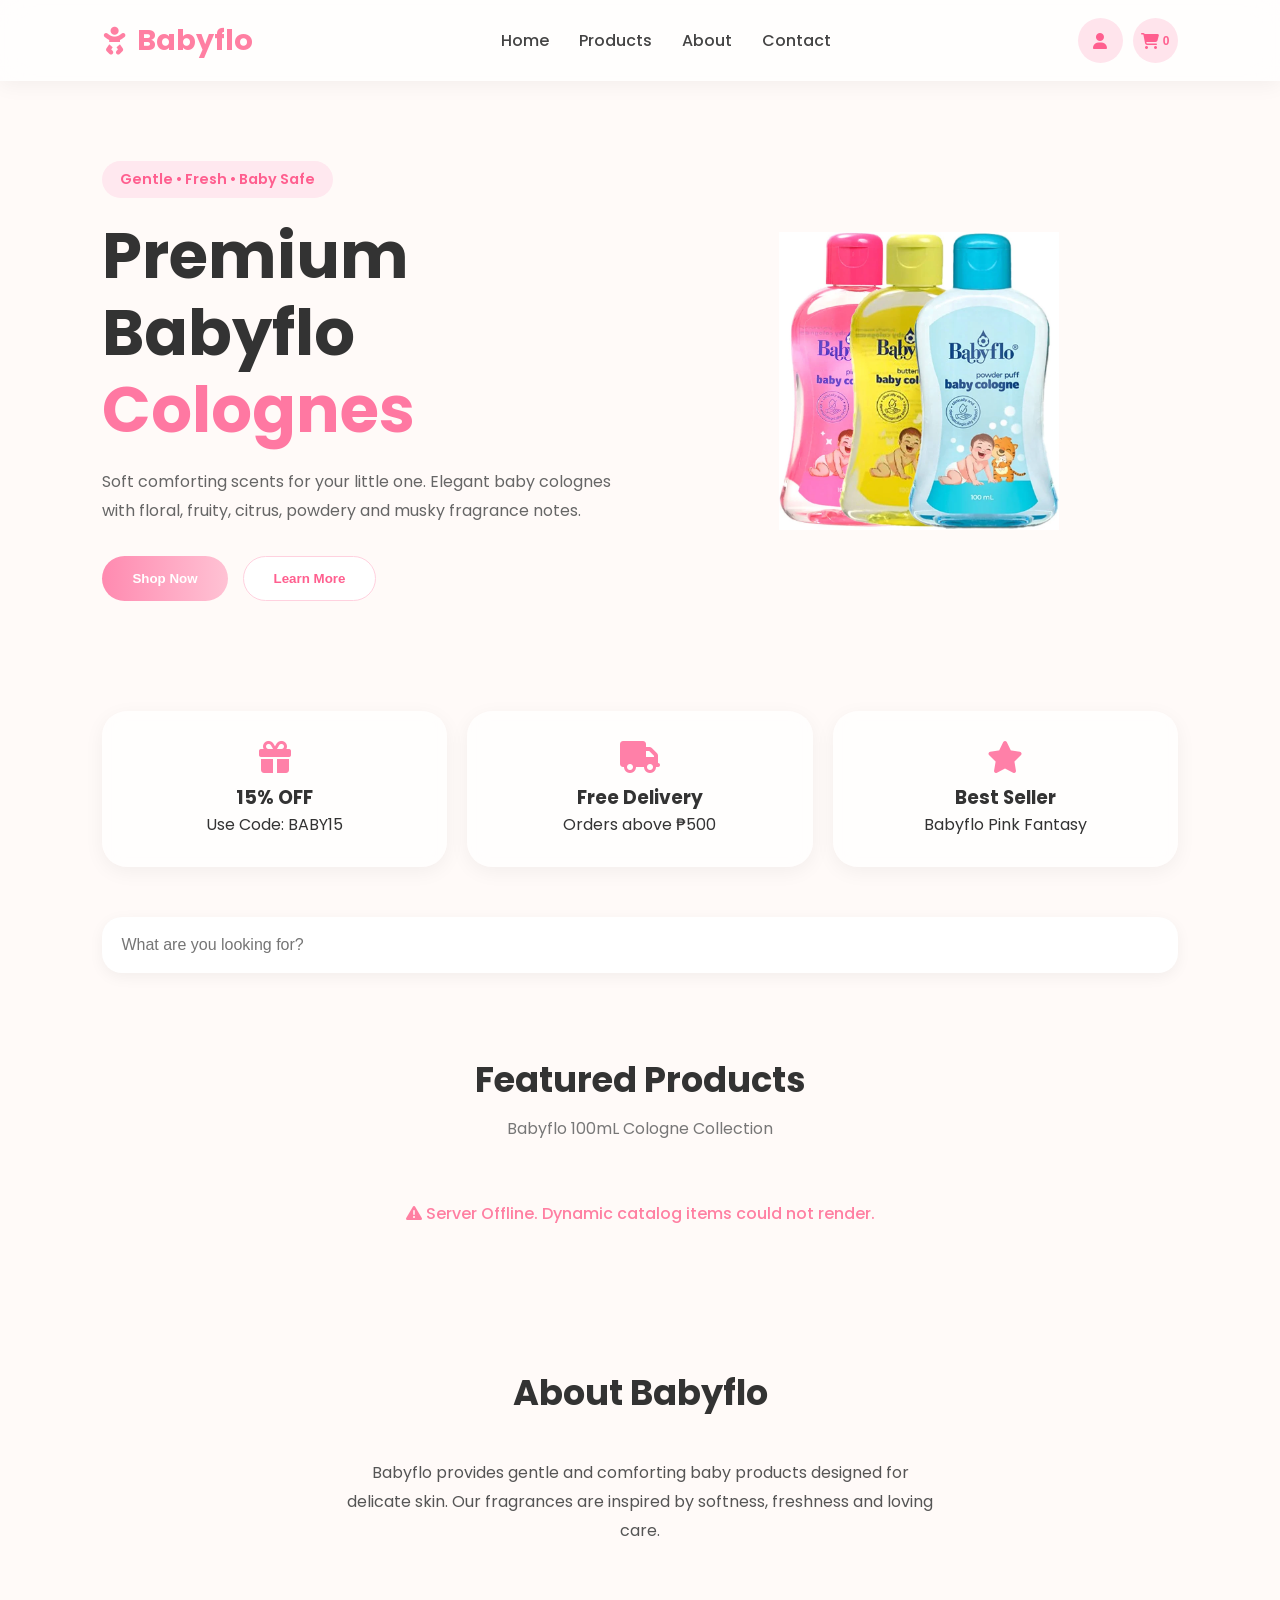
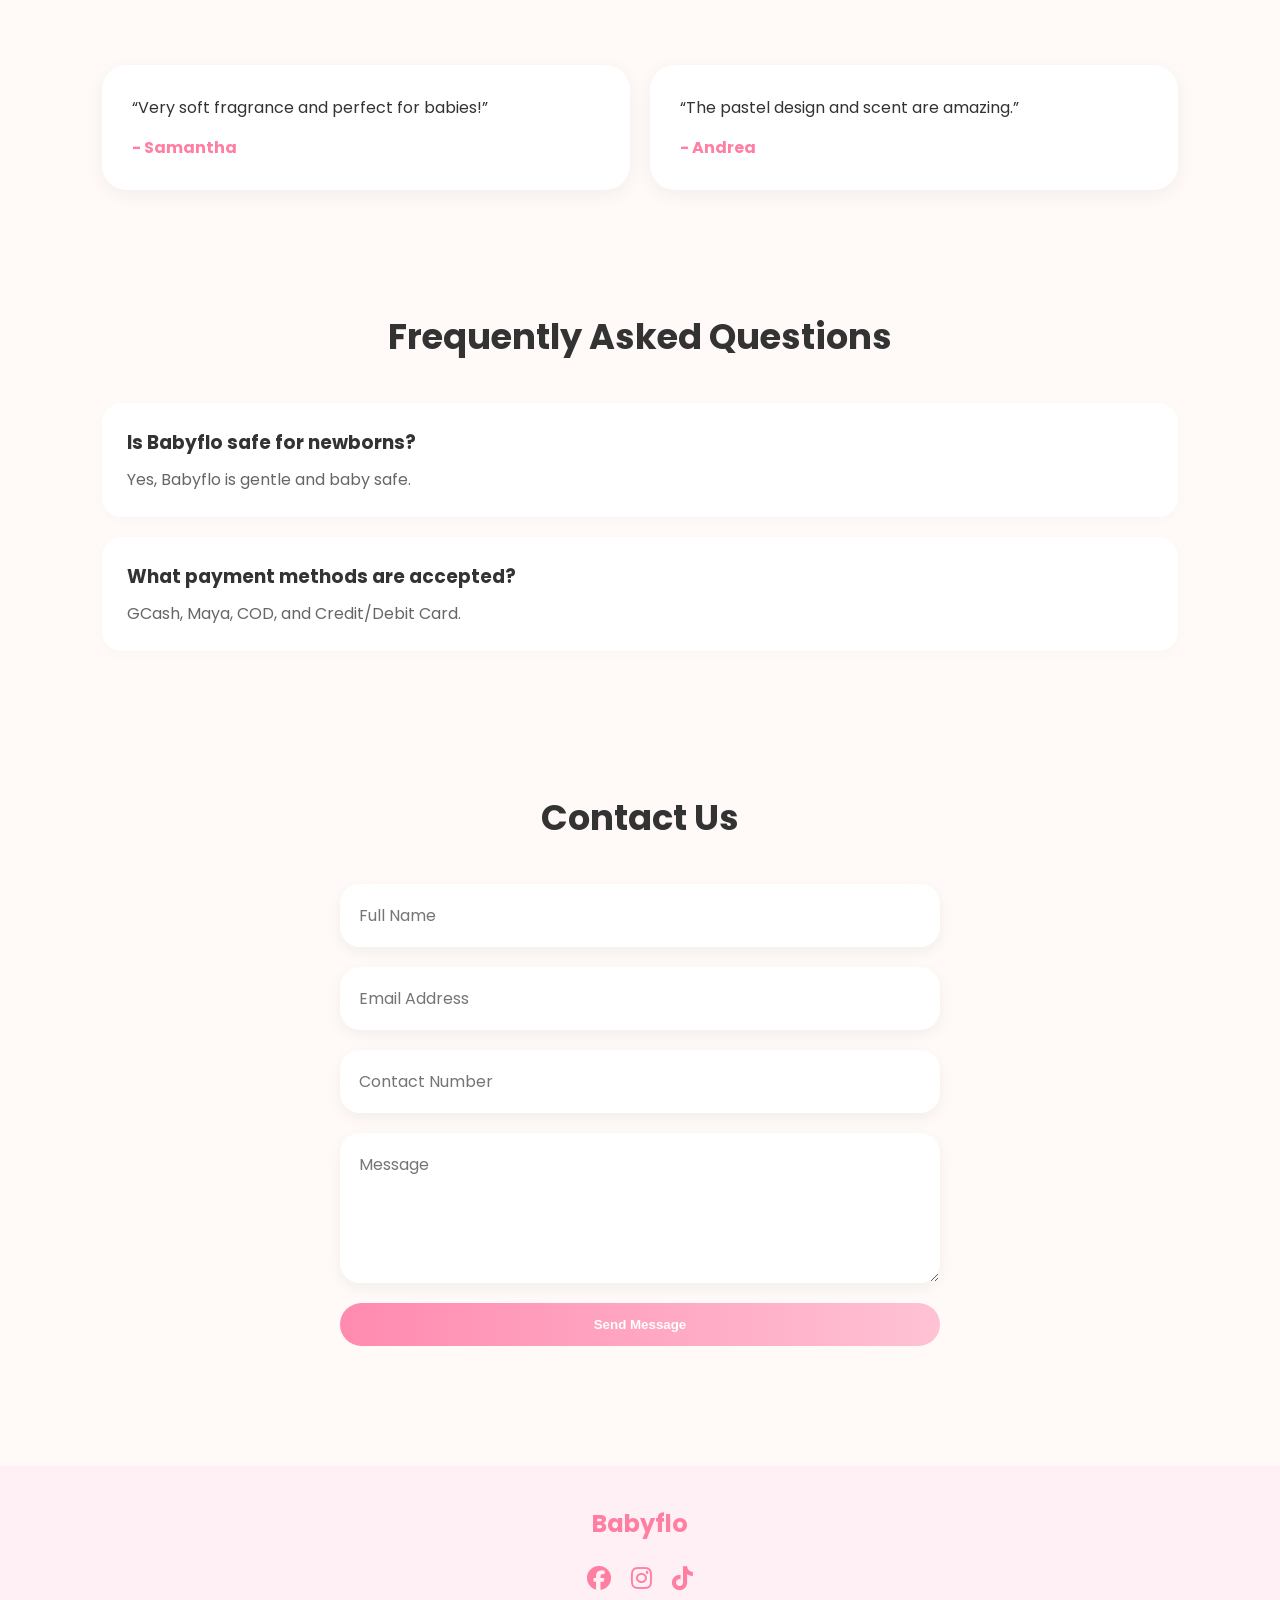
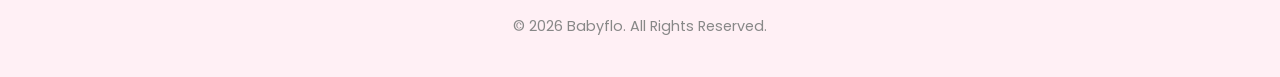
<file: Babyflo/Babyflo/index.html>
<!DOCTYPE html>
<html lang="en">
<head>
  <meta charset="UTF-8" />
  <meta name="viewport" content="width=device-width, initial-scale=1.0"/>
  <title>Babyflo Premium Shop</title>
  
  <link rel="icon" type="image/png" href="images/logo.png">
  
  <link rel="stylesheet" href="style.css">
  
  <link rel="stylesheet" href="https://cdnjs.cloudflare.com/ajax/libs/font-awesome/6.5.1/css/all.min.css"/>
  
  <link rel="preconnect" href="https://fonts.googleapis.com">
  <link href="https://fonts.googleapis.com/css2?family=Poppins:wght@300;400;500;600;700&display=swap" rel="stylesheet">
</head>
<body>

<header class="navbar">
  <a href="#home" class="logo">
    <i class="fa-solid fa-baby"></i>
    Babyflo
  </a>

  <nav>
    <a href="#home">Home</a>
    <a href="#products">Products</a>
    <a href="#about">About</a>
    <a href="#contact">Contact</a>
  </nav>

<div class="nav-buttons">
  <a href="login.html" class="login-btn">
    <i class="fa-solid fa-user"></i>
  </a>
  
  <button class="cart-btn" id="openCart">
    <i class="fa-solid fa-cart-shopping"></i>
    <span id="cart-count">0</span>
  </button>
</div>
</header>

<section class="hero" id="home">
  <div class="hero-content">
    <span class="hero-badge">Gentle • Fresh • Baby Safe</span>
    <h1>Premium Babyflo <span>Colognes</span></h1>
    <p>Soft comforting scents for your little one. Elegant baby colognes with floral, fruity, citrus, powdery and musky fragrance notes.</p>
    <div class="hero-buttons">
        <button id="shopNowBtn" class="primary-btn">Shop Now</button>
        <button id="learnMoreBtn" class="secondary-btn">Learn More</button>
    </div>
  </div>
  <div class="hero-image">
    <img src="images/hero-cologne.webp" alt="Babyflo Collection">
  </div>
</section>

<section class="promo-banner">
  <div class="promo-card">
    <i class="fa-solid fa-gift"></i>
    <h3>15% OFF</h3>
    <p>Use Code: BABY15</p>
  </div>

  <div class="promo-card">
    <i class="fa-solid fa-truck"></i>
    <h3>Free Delivery</h3>
    <p>Orders above ₱500</p>
  </div>

  <div class="promo-card">
    <i class="fa-solid fa-star"></i>
    <h3>Best Seller</h3>
    <p>Babyflo Pink Fantasy</p>
  </div>
</section>

<section class="search-section">
  <input type="text" id="searchInput" placeholder="What are you looking for?" />
</section>

<section class="products-section" id="products">
  <div class="section-title">
    <h2>Featured Products</h2>
    <p>Babyflo 100mL Cologne Collection</p>
  </div>
  
  <div class="products-grid" id="productGrid"></div>
</section>

<div class="cart-sidebar" id="cartSidebar">
  <div class="cart-header">
    <h2>Your Cart</h2>
    <button id="closeCart"><i class="fa-solid fa-xmark"></i></button>
  </div>
  
  <div id="cartItems"></div>
  
  <div class="cart-footer">
    <h3>Total: ₱<span id="cart-total">0</span></h3>
    <input type="text" id="voucherInput" placeholder="Enter voucher code">
    <button id="applyVoucher">Apply Voucher</button>
    <button class="checkout-btn">Checkout</button>
  </div>
</div>

<div class="auth-modal" id="authModal">
  <div class="auth-box">
    <button class="close-auth" id="closeAuth"><i class="fa-solid fa-xmark"></i></button>
    <h2>Login</h2>
    <input type="email" placeholder="Email Address">
    <input type="password" placeholder="Password">
    <button class="primary-btn" style="width: 100%; margin-top: 10px;">Login</button>
    <p style="margin-top: 15px; text-align: center; font-size: 0.9rem; color: #666;">
      No account? <span style="color: #ff7fa2; cursor: pointer; font-weight: 600;">Register Here</span>
    </p>
  </div>
</div>

<section class="about-section" id="about">
  <div class="section-title">
    <h2>About Babyflo</h2>
  </div>
  <p style="text-align: center; max-width: 600px; margin: 0 auto; line-height: 1.8; color: #555;">
    Babyflo provides gentle and comforting baby products designed for delicate skin. Our fragrances are inspired by softness, freshness and loving care.
  </p>
</section>

<section class="testimonial-section">
  <div class="testimonial-card">
    <p>“Very soft fragrance and perfect for babies!”</p>
    <h4 style="margin-top: 15px; color: #ff7fa2;">- Samantha</h4>
  </div>
  <div class="testimonial-card">
    <p>“The pastel design and scent are amazing.”</p>
    <h4 style="margin-top: 15px; color: #ff7fa2;">- Andrea</h4>
  </div>
</section>

<section class="faq-section">
  <div class="section-title">
    <h2>Frequently Asked Questions</h2>
  </div>
  <div class="faq-item">
    <h3>Is Babyflo safe for newborns?</h3>
    <p style="margin-top: 10px; color: #666;">Yes, Babyflo is gentle and baby safe.</p>
  </div>
  <div class="faq-item">
    <h3>What payment methods are accepted?</h3>
    <p style="margin-top: 10px; color: #666;">GCash, Maya, COD, and Credit/Debit Card.</p>
  </div>
</section>

<section class="contact-section" id="contact">
  <div class="section-title">
    <h2>Contact Us</h2>
  </div>
  <form class="contact-form" id="dbContactForm">
    <input type="text" id="contactName" placeholder="Full Name" required>
    <input type="email" id="contactEmail" placeholder="Email Address" required>
    <input type="text" id="contactPhone" placeholder="Contact Number">
    <textarea id="contactMessage" placeholder="Message" required></textarea>
    <button type="submit" class="primary-btn">Send Message</button>
  </form>
</section>

<footer>
  <div style="font-size: 1.5rem; font-weight: 700; color: #ff7fa2; margin-bottom: 15px;">Babyflo</div>
  <div class="social-links">
    <a href="#"><i class="fab fa-facebook"></i></a>
    <a href="#"><i class="fab fa-instagram"></i></a>
    <a href="#"><i class="fab fa-tiktok"></i></a>
  </div>
  <p style="font-size: 0.9rem; color: #888; margin-top: 15px;">© 2026 Babyflo. All Rights Reserved.</p>
</footer>

<script src="script.js"></script>



</body>
</html>
</file>
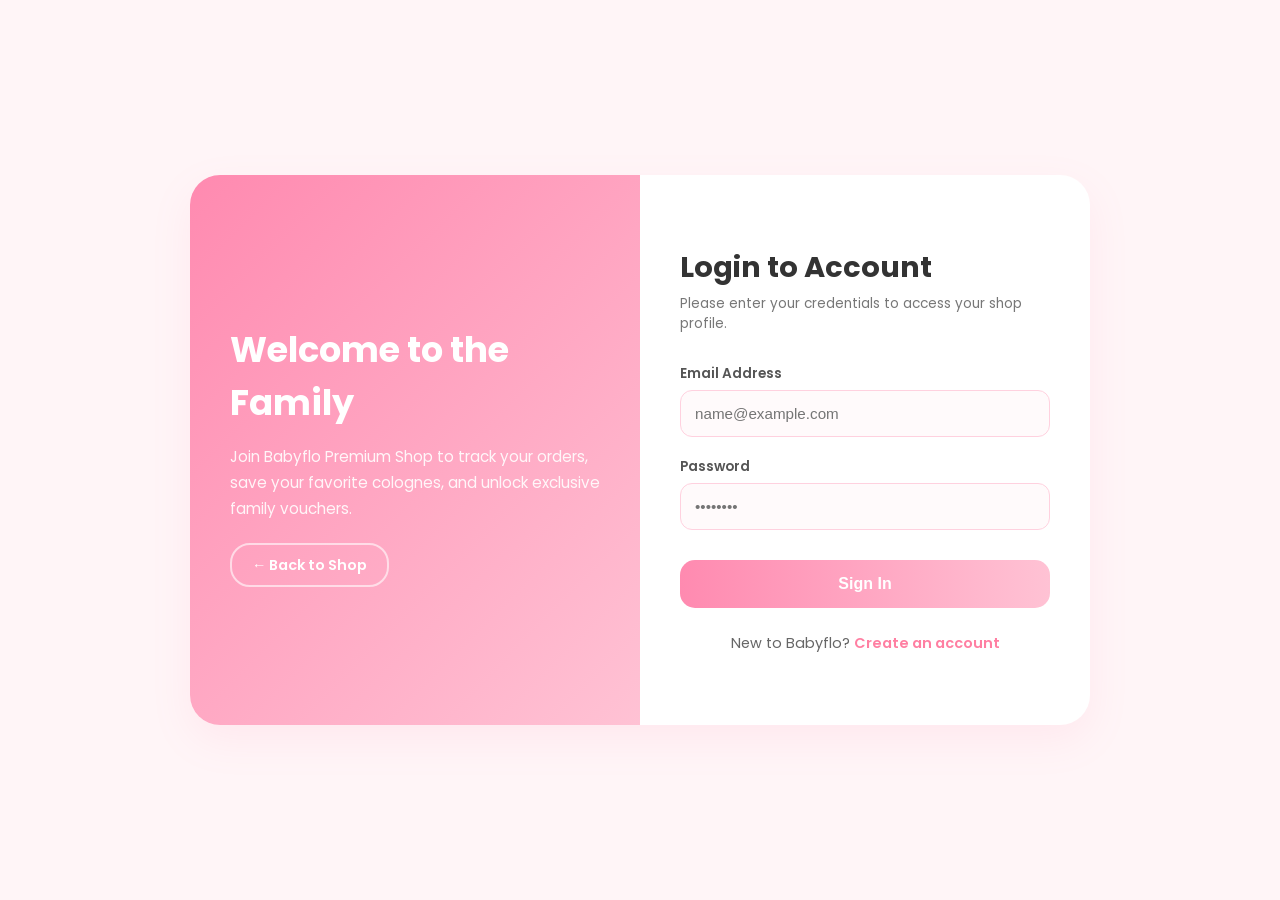
<file: Babyflo/Babyflo/login.html>
<!DOCTYPE html>
<html lang="en">
<head>
  <meta charset="UTF-8">
  <meta name="viewport" content="width=device-width, initial-scale=1.0">
  <title>Babyflo Premium - Join Us</title>
  <link rel="stylesheet" href="style.css">
  <link rel="icon" type="image/png" href="images/favicon.png">
  <link rel="preconnect" href="https://fonts.googleapis.com">
  <link href="https://fonts.googleapis.com/css2?family=Poppins:wght@300;400;500;600;700&display=swap" rel="stylesheet">
</head>
<body class="auth-page">

  <div class="auth-container">
    <div class="auth-brand-panel">
      <div class="brand-overlay">
        <h2>Welcome to the Family</h2>
        <p>Join Babyflo Premium Shop to track your orders, save your favorite colognes, and unlock exclusive family vouchers.</p>
        <a href="index.html" class="back-home-btn">← Back to Shop</a>
      </div>
    </div>

    <div class="auth-form-panel">
      
      <div id="loginSection">
        <div class="auth-header">
          <h2>Login to Account</h2>
          <p>Please enter your credentials to access your shop profile.</p>
        </div>
        
        <form id="dbLoginForm" class="database-form">
          <div class="form-group">
            <label for="dbLoginEmail">Email Address</label>
            <input type="email" id="dbLoginEmail" placeholder="name@example.com" required>
          </div>
          
          <div class="form-group">
            <label for="dbLoginPassword">Password</label>
            <input type="password" id="dbLoginPassword" placeholder="••••••••" required>
          </div>
          
          <button type="submit" class="auth-submit-btn">Sign In</button>
        </form>
        
        <p class="auth-switch-text">
          New to Babyflo? <span id="btnGoRegister">Create an account</span>
        </p>
      </div>

      <div id="registerSection" class="hidden-form">
        <div class="auth-header">
          <h2>Create Account</h2>
          <p>Sign up today for a faster checkout experience.</p>
        </div>
        
        <form id="dbRegisterForm" class="database-form">
          <div class="form-group">
            <label for="dbRegName">Full Name</label>
            <input type="text" id="dbRegName" placeholder="Juan Dela Cruz" required>
          </div>

          <div class="form-group">
            <label for="dbRegEmail">Email Address</label>
            <input type="email" id="dbRegEmail" placeholder="juan@example.com" required>
          </div>
          
          <div class="form-group">
            <label for="dbRegPassword">Password</label>
            <input type="password" id="dbRegPassword" placeholder="Minimum 6 characters" required>
          </div>
          
          <button type="submit" class="auth-submit-btn">Register Account</button>
        </form>
        
        <p class="auth-switch-text">
          Already have an account? <span id="btnGoLogin">Log in here</span>
        </p>
      </div>

    </div>
  </div>

 <script>
    // 1. VIEW SWITCHING LOGIC
    const loginSection = document.getElementById('loginSection');
    const registerSection = document.getElementById('registerSection');
    const btnGoRegister = document.getElementById('btnGoRegister');
    const btnGoLogin = document.getElementById('btnGoLogin');

    btnGoRegister.addEventListener('click', () => {
      loginSection.classList.add('hidden-form');
      registerSection.classList.remove('hidden-form');
    });

    btnGoLogin.addEventListener('click', () => {
      registerSection.classList.add('hidden-form');
      loginSection.classList.remove('hidden-form');
    });

    // 2. DATABASE CONNECTIVITY LOGIC
    const loginForm = document.getElementById('dbLoginForm');
    const registerForm = document.getElementById('dbRegisterForm');

    // Handle Registration Submit
    registerForm.addEventListener('submit', async (e) => {
      e.preventDefault(); 

      const name = document.getElementById('dbRegName').value.trim();
      const email = document.getElementById('dbRegEmail').value.trim();
      const password = document.getElementById('dbRegPassword').value;

      try {
          // CHANGE LOCALHOST TO YOUR RENDER URL BELOW:
          const response = await fetch('https://babyflo-backend-2-0.onrender.com/api/auth/register', {
          method: 'POST',
          headers: { 'Content-Type': 'application/json' },
          body: JSON.stringify({ name, email, password })
        });

        const data = await response.json();

        if (response.ok) {
          alert("Registration successful! Switching to login...");
          btnGoLogin.click(); 
        } else {
          alert("Error: " + data.message);
        }
      } catch (error) {
        alert("Could not connect to C# backend server. Make sure it is running!");
      }
    });

    // Handle Login Submit
    loginForm.addEventListener('submit', async (e) => {
      e.preventDefault();

      const email = document.getElementById('dbLoginEmail').value.trim();
      const password = document.getElementById('dbLoginPassword').value;

      try {
        // CHANGE LOCALHOST TO YOUR RENDER URL BELOW:
        const response = await fetch('https://babyflo-backend-2-0.onrender.com/api/auth/login', {
          method: 'POST',
          headers: { 'Content-Type': 'application/json' },
          body: JSON.stringify({ email, password })
        });

        const data = await response.json();

        if (response.ok) {
          alert("Welcome back! Login successful.");
          window.location.href = 'index.html'; 
        } else {
          alert("Error: " + data.message);
        }
      } catch (error) {
        alert("Could not connect to C# backend server. Make sure it is running!");
      }
    });
   
  </script>
</body>
</html>
</file>
<file: Babyflo/Babyflo/style.css>
/* RESET & BASE */
*{
  margin: 0;
  padding: 0;
  box-sizing: border-box;
}

body{
  font-family: 'Poppins', sans-serif;
  background: #fffaf8;
  color: #333;
  overflow-x: hidden;
}

html{
  scroll-behavior: smooth;
}

/* NAVBAR */
.navbar{
  position: sticky;
  top: 0;
  z-index: 999;
  display: flex;
  justify-content: space-between;
  align-items: center;
  padding: 18px 8%;
  background: rgba(255, 255, 255, 0.7);
  backdrop-filter: blur(15px);
  -webkit-backdrop-filter: blur(15px);
  box-shadow: 0 4px 20px rgba(0, 0, 0, 0.05);
}

.logo{
  font-size: 1.8rem;
  font-weight: 700;
  color: #ff7fa2;
  text-decoration: none;
  display: flex;
  align-items: center;
  gap: 10px;
}

nav{
  display: flex;
  gap: 30px;
}

nav a{
  text-decoration: none;
  color: #444;
  font-weight: 500;
  transition: color 0.2s ease;
}

nav a:hover {
  color: #ff7fa2;
}

.nav-buttons{
  display: flex;
  gap: 10px;
  align-items: center;
}

.cart-btn,
.login-btn{
  border: none;
  width: 45px;
  height: 45px;
  border-radius: 50%;
  cursor: pointer;
  background: #ffe4ec;
  color: #ff5f8f;
  font-size: 1rem;
  display: flex;
  justify-content: center;
  align-items: center;
  transition: transform 0.2s, background 0.2s;
}

.cart-btn:hover,
.login-btn:hover {
  transform: scale(1.05);
  background: #ffd1df;
}

#cart-count{
  font-size: 12px;
  margin-left: 4px;
  font-weight: 700;
}

/* HERO */
.hero{
  display: flex;
  align-items: center;
  justify-content: space-between;
  padding: 80px 8%;
  gap: 40px;
}

.hero-content{
  flex: 1;
}

.hero-badge{
  background: #ffe8ef;
  color: #ff5f8f;
  font-size: 0.9rem;
  font-weight: 600;
  padding: 8px 18px;
  border-radius: 30px;
  display: inline-block;
  margin-bottom: 20px;
}

.hero h1{
  font-size: 4rem;
  line-height: 1.2;
  margin-bottom: 20px;
}

.hero h1 span{
  color: #ff78a2;
}

.hero p{
  color: #666;
  line-height: 1.8;
  margin-bottom: 30px;
}

.hero-buttons{
  display: flex;
  gap: 15px;
  flex-wrap: wrap;
}

.primary-btn,
.secondary-btn{
  padding: 14px 30px;
  border: none;
  border-radius: 40px;
  cursor: pointer;
  font-weight: 600;
  transition: opacity 0.2s, transform 0.2s;
}

.primary-btn{
  background: linear-gradient(to right, #ff8ab0, #ffc2d4);
  color: white;
}

.secondary-btn{
  background: white;
  border: 1px solid #ffd1df;
  color: #ff5f8f;
}

.primary-btn:hover,
.secondary-btn:hover {
  opacity: 0.9;
  transform: translateY(-2px);
}

.hero-image{
  flex: 1;
  display: flex;
  justify-content: center;
}

.hero-image img {
  width: 100%;
  max-width: 280px;     /* Reduced from 400px to make it visibly smaller and balanced */
  height: auto;         /* Keeps the original proportions intact */
  object-fit: contain;  /* Ensures the entire image stays clean and crisp */
}

/* PROMO */
.promo-banner{
  display: grid;
  grid-template-columns: repeat(auto-fit, minmax(220px, 1fr));
  gap: 20px;
  padding: 30px 8%;
}

.promo-card{
  background: rgba(255, 255, 255, 0.7);
  backdrop-filter: blur(10px);
  -webkit-backdrop-filter: blur(10px);
  border-radius: 25px;
  padding: 30px;
  text-align: center;
  box-shadow: 0 5px 20px rgba(0, 0, 0, 0.05);
}

.promo-card i{
  font-size: 2rem;
  color: #ff80a8;
  margin-bottom: 10px;
}

/* SEARCH */
.search-section{
  padding: 20px 8%;
}

.search-section input{
  width: 100%;
  padding: 18px;
  border: 1px solid transparent;
  border-radius: 20px;
  background: white;
  box-shadow: 0 4px 15px rgba(0, 0, 0, 0.05);
  font-size: 1rem;
  outline: none;
  transition: border-color 0.2s;
}

.search-section input:focus {
  border-color: #ffd1df;
}

/* PRODUCTS */
.products-section{
  padding: 60px 8%;
}

.section-title{
  text-align: center;
  margin-bottom: 40px;
}

.section-title h2 {
  font-size: 2.2rem;
  margin-bottom: 10px;
}

.section-title p {
  color: #777;
}

.products-grid{
  display: grid;
  grid-template-columns: repeat(auto-fit, minmax(280px, 1fr));
  gap: 30px;
}

.product-card {
  background: white;
  border-radius: 30px;
  overflow: hidden;
  box-shadow: 0 10px 30px rgba(0, 0, 0, 0.05);
  transition: transform 0.3s, box-shadow 0.3s;
  
  /* ADD THESE TWO LINES */
  display: flex;
  flex-direction: column;
}

.product-card:hover{
  transform: translateY(-8px);
  box-shadow: 0 15px 35px rgba(0, 0, 0, 0.1);
}

.product-card img {
  width: 100%;
  height: 180px;        /* Reduced from 250px to make the product slot more compact */
  object-fit: contain;  /* Changed from 'cover' to show the entire bottle without cropping */
  padding: 15px;        /* Adds safe breathing room around the bottle edges */
  background: #fff;     /* Ensures a clean white background behind transparent bottle PNGs */
  display: block;
}

.product-info {
  padding: 25px;
  
  /* ADD THESE THREE LINES */
  display: flex;
  flex-direction: column;
  flex-grow: 1; /* This forces the info box to stretch and fill all remaining space */
}

.best-seller{
  background: #ffe6ef;
  padding: 5px 12px;
  border-radius: 20px;
  font-size: 12px;
  color: #ff4f87;
  font-weight: 600;
  display: inline-block;
}

.product-info h3{
  margin: 15px 0 10px 0;
}

.product-info p{
  color: #666;
  line-height: 1.7;
  font-size: 0.95rem;
}

.price-row{
  display: flex;
  justify-content: space-between;
  align-items: center;
  margin: 20px 0;
}

.price-row h4 {
  font-size: 1.3rem;
  font-weight: 700;
  color: #333;
}

.price-row span {
  color: #999;
  font-size: 0.85rem;
}

.add-cart-btn {
  width: 100%;
  padding: 14px;
  border: none;
  border-radius: 20px;
  background: #ff8cad;
  color: white;
  font-weight: 600;
  cursor: pointer;
  transition: background 0.2s;
  
  margin-top: auto; /* Magic line: pushes the button to the absolute bottom of the card! */
}

.add-cart-btn:hover {
  background: #ff6b93;
}

/* CART SIDEBAR */
.cart-sidebar{
  position: fixed;
  top: 0;
  right: -100%;
  width: 400px;
  max-width: 100%;
  height: 100vh;
  background: white;
  box-shadow: -5px 0 25px rgba(0, 0, 0, 0.1);
  padding: 30px;
  transition: right 0.4s ease;
  z-index: 1000;
  display: flex;
  flex-direction: column;
}

.cart-sidebar.active{
  right: 0;
}

.cart-header{
  display: flex;
  justify-content: space-between;
  align-items: center;
  margin-bottom: 30px;
}

.cart-header button {
  border: none;
  background: none;
  font-size: 1.5rem;
  cursor: pointer;
  color: #666;
}

#cartItems {
  flex: 1;
  overflow-y: auto;
}

.cart-footer{
  margin-top: auto;
  width: 100%;
}

#voucherInput {
  width: 100%;
  padding: 12px;
  border: 1px solid #ffd1df;
  border-radius: 15px;
  margin-top: 15px;
  outline: none;
}

#applyVoucher {
  width: 100%;
  padding: 10px;
  border: none;
  background: #ffe4ec;
  color: #ff5f8f;
  font-weight: 600;
  border-radius: 15px;
  margin-top: 8px;
  cursor: pointer;
  transition: background 0.2s;
}

#applyVoucher:hover {
  background: #ffd1df;
}

.checkout-btn{
  width: 100%;
  padding: 15px;
  border: none;
  border-radius: 20px;
  background: #ff7ea6;
  color: white;
  font-weight: 600;
  cursor: pointer;
  margin-top: 15px;
  transition: background 0.2s;
}

.checkout-btn:hover {
  background: #ff5587;
}

/* AUTH MODAL */
.auth-modal{
  position: fixed;
  inset: 0;
  background: rgba(0, 0, 0, 0.4);
  display: none;
  justify-content: center;
  align-items: center;
  z-index: 1000;
  backdrop-filter: blur(4px);
}

.auth-modal.active{
  display: flex;
}

.auth-box{
  width: 400px;
  max-width: 90%;
  background: white;
  border-radius: 30px;
  padding: 40px;
  position: relative;
  box-shadow: 0 10px 40px rgba(0,0,0,0.1);
}

.auth-box h2 {
  margin-bottom: 20px;
}

.auth-box input{
  width: 100%;
  padding: 14px;
  margin: 10px 0;
  border: 1px solid #ddd;
  border-radius: 15px;
  outline: none;
}

.auth-box input:focus {
  border-color: #ff8cad;
}

.close-auth{
  position: absolute;
  top: 20px;
  right: 20px;
  border: none;
  background: none;
  font-size: 1.5rem;
  cursor: pointer;
  color: #aaa;
}

.close-auth:hover {
  color: #333;
}

/* ABOUT & FAQ SECTIONS */
.about-section, .faq-section {
  padding: 60px 8%;
}

/* TESTIMONIALS */
.testimonial-section{
  padding: 60px 8%;
  display: grid;
  grid-template-columns: repeat(auto-fit, minmax(280px, 1fr));
  gap: 20px;
}

.testimonial-card{
  background: white;
  padding: 30px;
  border-radius: 25px;
  box-shadow: 0 5px 20px rgba(0, 0, 0, 0.05);
}

/* FAQ ITEM */
.faq-item{
  background: white;
  padding: 25px;
  margin-bottom: 20px;
  border-radius: 20px;
  box-shadow: 0 4px 15px rgba(0,0,0,0.02);
}

/* CONTACT */
.contact-section{
  padding: 60px 8%;
}

.contact-form{
  display: flex;
  flex-direction: column;
  gap: 20px;
  max-width: 600px;
  margin: 0 auto;
}

.contact-form input,
.contact-form textarea{
  padding: 18px;
  border: 1px solid transparent;
  border-radius: 20px;
  background: white;
  box-shadow: 0 5px 15px rgba(0, 0, 0, 0.05);
  font-family: inherit;
  font-size: 1rem;
  outline: none;
}

.contact-form input:focus,
.contact-form textarea:focus {
  border-color: #ffd1df;
}

.contact-form textarea{
  resize: vertical;
  min-height: 150px;
}

/* FOOTER */
footer{
  background: #fff0f5;
  text-align: center;
  padding: 40px 20px;
  margin-top: 60px;
}

.social-links{
  margin: 20px 0;
  font-size: 1.5rem;
  display: flex;
  justify-content: center;
  gap: 20px;
}

.social-links a {
  color: #ff7fa2;
  text-decoration: none;
}

/* RESPONSIVE DESIGN */
@media (max-width: 900px) {
  .hero{
    flex-direction: column-reverse;
    text-align: center;
    padding-top: 40px;
  }

  .hero h1{
    font-size: 2.5rem;
  }

  nav{
    display: none;
  }

  .hero-buttons {
    justify-content: center;
  }
}

/* --- DEDICATED FULL SCREEN FORM LAYOUT --- */
.auth-page {
  background: #fff5f7;
  min-height: 100vh;
  display: flex;
  justify-content: center;
  align-items: center;
  padding: 20px;
}

.auth-container {
  background: white;
  width: 900px;
  max-width: 100%;
  min-height: 550px;
  border-radius: 30px;
  box-shadow: 0 15px 40px rgba(255, 127, 162, 0.1);
  display: grid;
  grid-template-columns: 1fr 1fr;
  overflow: hidden;
}

/* Left Accent Side Panel */
.auth-brand-panel {
  background: linear-gradient(135deg, #ff8ab0, #ffc2d4);
  color: white;
  padding: 40px;
  display: flex;
  align-items: center;
  position: relative;
}

.brand-overlay h2 {
  font-size: 2.2rem;
  font-weight: 700;
  margin-bottom: 15px;
}

.brand-overlay p {
  font-size: 0.95rem;
  line-height: 1.7;
  opacity: 0.9;
  margin-bottom: 30px;
}

.back-home-btn {
  color: white;
  text-decoration: none;
  font-weight: 600;
  font-size: 0.9rem;
  border: 2px solid rgba(255, 255, 255, 0.6);
  padding: 10px 20px;
  border-radius: 20px;
  transition: all 0.2s ease;
}

.back-home-btn:hover {
  background: white;
  color: #ff7fa2;
}

/* Right Input Side Panel */
.auth-form-panel {
  padding: 50px 40px;
  display: flex;
  flex-direction: column;
  justify-content: center;
}

.auth-header h2 {
  font-size: 1.8rem;
  color: #333;
  margin-bottom: 5px;
}

.auth-header p {
  font-size: 0.85rem;
  color: #777;
  margin-bottom: 30px;
}

/* Form Formatting */
.database-form {
  display: flex;
  flex-direction: column;
  gap: 20px;
}

.form-group {
  display: flex;
  flex-direction: column;
  gap: 6px;
}

.form-group label {
  font-size: 0.85rem;
  font-weight: 600;
  color: #555;
}

.form-group input {
  padding: 14px;
  border: 1px solid #ffd1df;
  border-radius: 12px;
  font-size: 0.95rem;
  outline: none;
  background: #fffafb;
  transition: border-color 0.2s;
}

.form-group input:focus {
  border-color: #ff7fa2;
  background: white;
}

.auth-submit-btn {
  background: linear-gradient(to right, #ff8ab0, #ffc2d4);
  color: white;
  border: none;
  padding: 15px;
  font-size: 1rem;
  font-weight: 600;
  border-radius: 15px;
  cursor: pointer;
  margin-top: 10px;
  transition: transform 0.2s, opacity 0.2s;
}

.auth-submit-btn:hover {
  opacity: 0.95;
  transform: translateY(-1px);
}

.auth-switch-text {
  text-align: center;
  font-size: 0.9rem;
  color: #666;
  margin-top: 25px;
}

.auth-switch-text span {
  color: #ff7fa2;
  font-weight: 600;
  cursor: pointer;
}

/* Toggling Classes */
.hidden-form {
  display: none !important;
}

/* Responsive adjustments */
@media (max-width: 768px) {
  .auth-container {
    grid-template-columns: 1fr;
  }
  .auth-brand-panel {
    display: none;
  }
}

/* ==========================================================================
   📱 MOBILE STYLES (For Screens Under 768px wide)
   ========================================================================== */
@media screen and (max-width: 768px) {

    /* 1. Reset the entire layout container */
    body {
        font-size: 14px; /* Slightly smaller text for readability on phone screens */
    }

    /* 2. Turn your Product Grid into a simple stack or a 2-column view */
    .product-grid {
        display: grid;
        grid-template-columns: repeat(2, 1fr); /* Fits 2 products side-by-side neatly instead of 4 */
        gap: 15px;
        padding: 10px;
    }

    /* 3. Scale down product images so they don't break boundaries */
    .product-card img {
        width: 100%;
        height: auto;
    }

    /* 4. Fix Navigation Menu (Stacked vertically for thumbs to reach easily) */
    nav {
        flex-direction: column;
        text-align: center;
        padding: 15px 0;
    }

        nav ul {
            flex-direction: column;
            gap: 10px;
            padding: 0;
        }

    /* 5. Make Form Inputs & Buttons 100% full-width for easy finger-tapping */
    input, textarea, button {
        width: 100% !important;
        box-sizing: border-box;
    }
}
</file>
